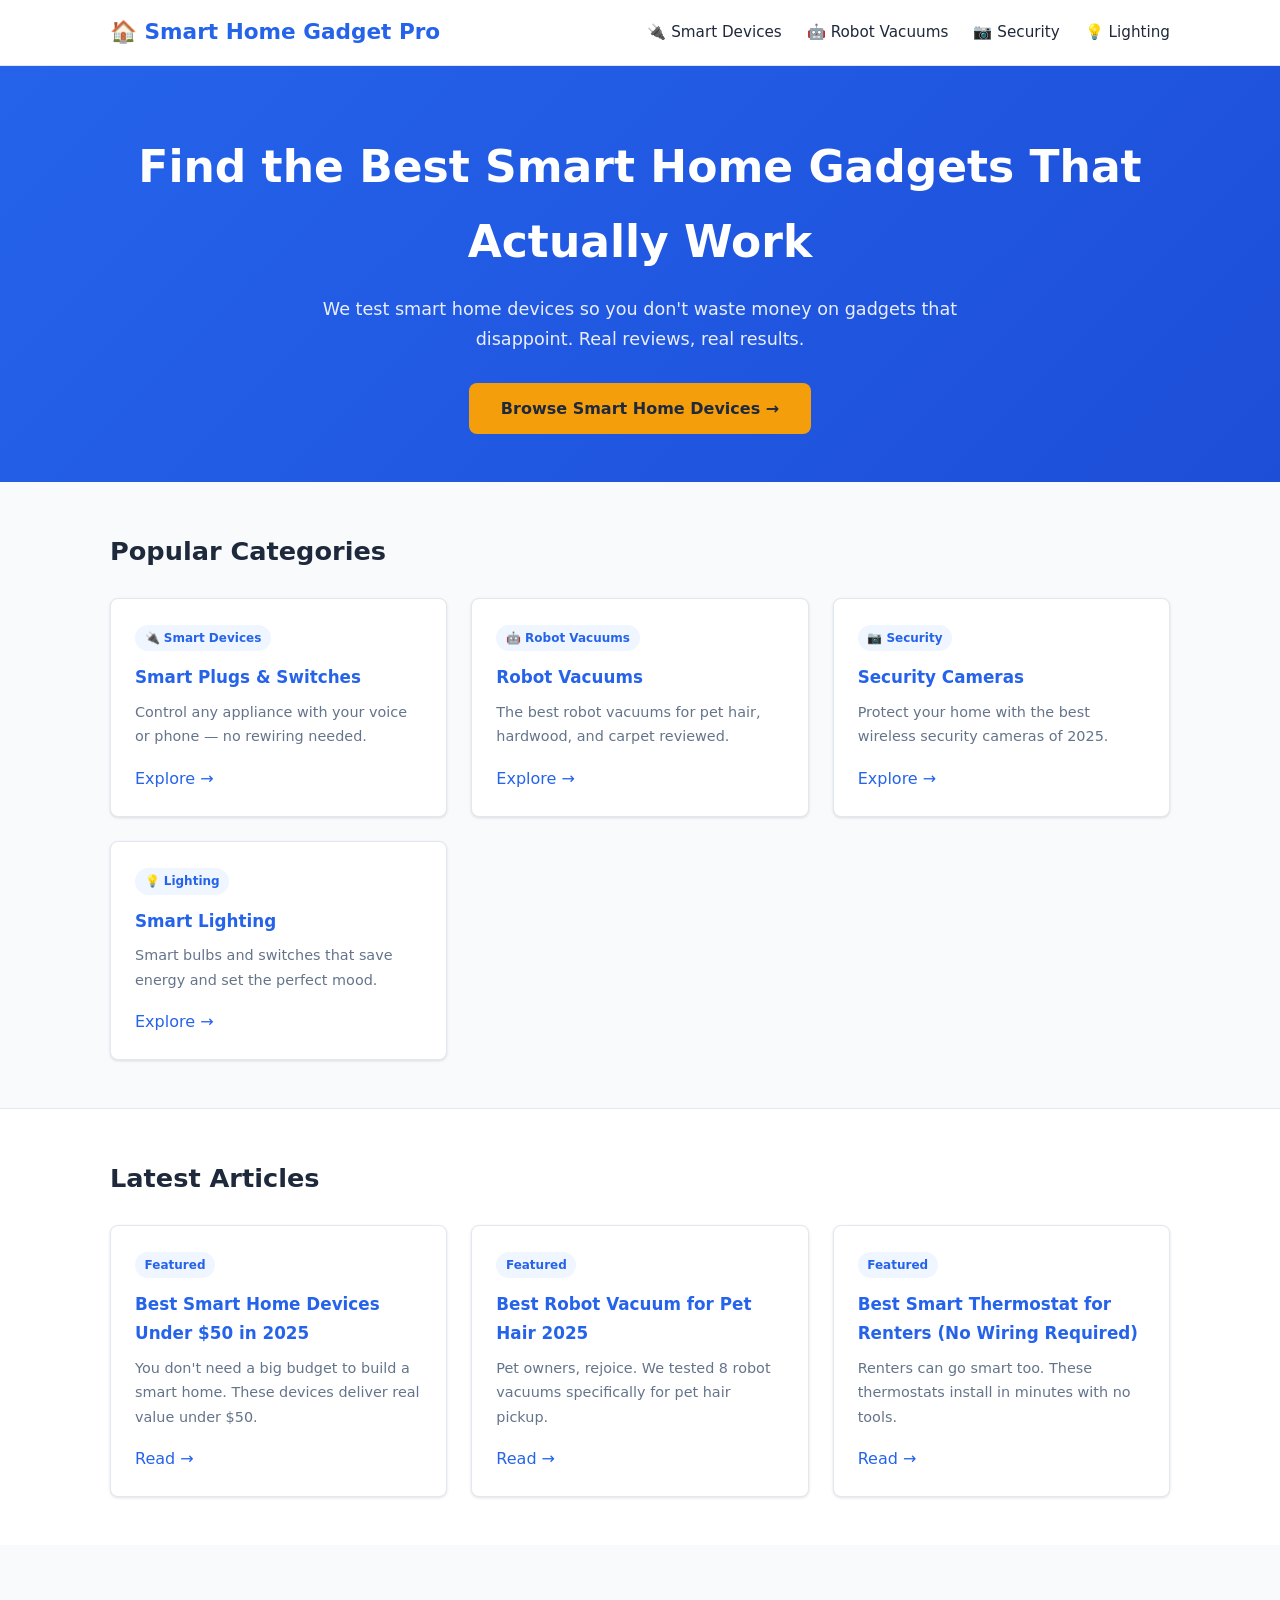
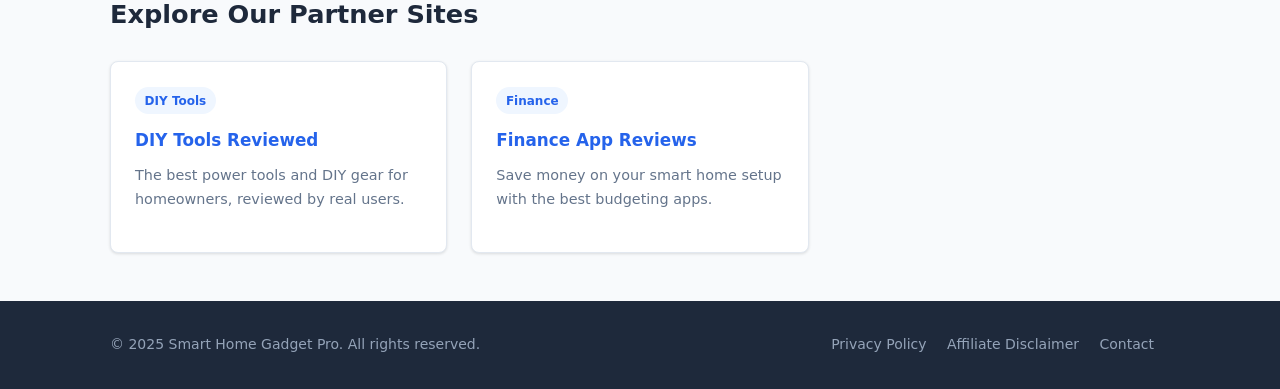
<file: index.html>
<!DOCTYPE html>
<html lang="en">
<head>
  <meta charset="UTF-8" />
  <meta name="viewport" content="width=device-width, initial-scale=1.0" />
  <title>Smart Home Gadget Pro — Best Smart Home Devices Reviewed 2025</title>
  <meta name="description" content="Honest reviews of the best smart home devices, robot vacuums, security cameras, and smart gadgets for every budget." />
  <link rel="canonical" href="https://smarthomegadgetpro.com/" />
  <script type="application/ld+json">
  {
    "@context": "https://schema.org",
    "@type": "WebSite",
    "name": "Smart Home Gadget Pro",
    "url": "https://smarthomegadgetpro.com",
    "description": "Honest reviews of the best smart home devices, robot vacuums, security cameras, and smart gadgets for every budget."
  }
  </script>
  <link rel="stylesheet" href="assets/css/style.css" />
</head>
<body>
<header>
  <div class="container">
    <a class="logo" href="/">🏠 Smart Home Gadget Pro</a>
    <nav>
      <a href="/category/smart-devices.html">🔌 Smart Devices</a>
      <a href="/category/robot-vacuums.html">🤖 Robot Vacuums</a>
      <a href="/category/security-cameras.html">📷 Security</a>
      <a href="/category/smart-lighting.html">💡 Lighting</a>
    </nav>
  </div>
</header>
<section class="hero">
  <div class="container">
    <h1>Find the Best Smart Home Gadgets That Actually Work</h1>
    <p>We test smart home devices so you don't waste money on gadgets that disappoint. Real reviews, real results.</p>
    <a href="/category/smart-devices.html" class="btn">Browse Smart Home Devices →</a>
  </div>
</section>
<section class="section">
  <div class="container">
    <h2 class="section-title">Popular Categories</h2>
    <div class="cards">
      <div class="card">
        <span class="tag">🔌 Smart Devices</span>
        <h3><a href="/category/smart-devices.html">Smart Plugs & Switches</a></h3>
        <p>Control any appliance with your voice or phone — no rewiring needed.</p>
        <a href="/category/smart-devices.html">Explore →</a>
      </div>
      <div class="card">
        <span class="tag">🤖 Robot Vacuums</span>
        <h3><a href="/category/robot-vacuums.html">Robot Vacuums</a></h3>
        <p>The best robot vacuums for pet hair, hardwood, and carpet reviewed.</p>
        <a href="/category/robot-vacuums.html">Explore →</a>
      </div>
      <div class="card">
        <span class="tag">📷 Security</span>
        <h3><a href="/category/security-cameras.html">Security Cameras</a></h3>
        <p>Protect your home with the best wireless security cameras of 2025.</p>
        <a href="/category/security-cameras.html">Explore →</a>
      </div>
      <div class="card">
        <span class="tag">💡 Lighting</span>
        <h3><a href="/category/smart-lighting.html">Smart Lighting</a></h3>
        <p>Smart bulbs and switches that save energy and set the perfect mood.</p>
        <a href="/category/smart-lighting.html">Explore →</a>
      </div>
    </div>
  </div>
</section>
<section class="section" style="background:#fff;border-top:1px solid #e2e8f0;">
  <div class="container">
    <h2 class="section-title">Latest Articles</h2>
    <div class="cards">
      <div class="card">
        <span class="tag">Featured</span>
        <h3><a href="/articles/best-smart-home-devices-under-50.html">Best Smart Home Devices Under $50 in 2025</a></h3>
        <p>You don't need a big budget to build a smart home. These devices deliver real value under $50.</p>
        <a href="/articles/best-smart-home-devices-under-50.html">Read →</a>
      </div>
      <div class="card">
        <span class="tag">Featured</span>
        <h3><a href="/articles/best-robot-vacuum-for-pet-hair.html">Best Robot Vacuum for Pet Hair 2025</a></h3>
        <p>Pet owners, rejoice. We tested 8 robot vacuums specifically for pet hair pickup.</p>
        <a href="/articles/best-robot-vacuum-for-pet-hair.html">Read →</a>
      </div>
      <div class="card">
        <span class="tag">Featured</span>
        <h3><a href="/articles/smart-thermostat-for-renters.html">Best Smart Thermostat for Renters (No Wiring Required)</a></h3>
        <p>Renters can go smart too. These thermostats install in minutes with no tools.</p>
        <a href="/articles/smart-thermostat-for-renters.html">Read →</a>
      </div>
    </div>
  </div>
</section>
<section class="section">
  <div class="container">
    <h2 class="section-title">Explore Our Partner Sites</h2>
    <div class="cards">
      <div class="card">
        <span class="tag">DIY Tools</span>
        <h3><a href="https://diytoolsreviewed.com" target="_blank" rel="noopener">DIY Tools Reviewed</a></h3>
        <p>The best power tools and DIY gear for homeowners, reviewed by real users.</p>
      </div>
      <div class="card">
        <span class="tag">Finance</span>
        <h3><a href="https://financeappreviews.net" target="_blank" rel="noopener">Finance App Reviews</a></h3>
        <p>Save money on your smart home setup with the best budgeting apps.</p>
      </div>
    </div>
  </div>
</section>
<footer>
  <div class="container">
    <span>© 2025 Smart Home Gadget Pro. All rights reserved.</span>
    <div class="footer-links">
      <a href="/privacy.html">Privacy Policy</a>
      <a href="/disclaimer.html">Affiliate Disclaimer</a>
      <a href="/contact.html">Contact</a>
    </div>
  </div>
</footer>
</body>
</html>
</file>
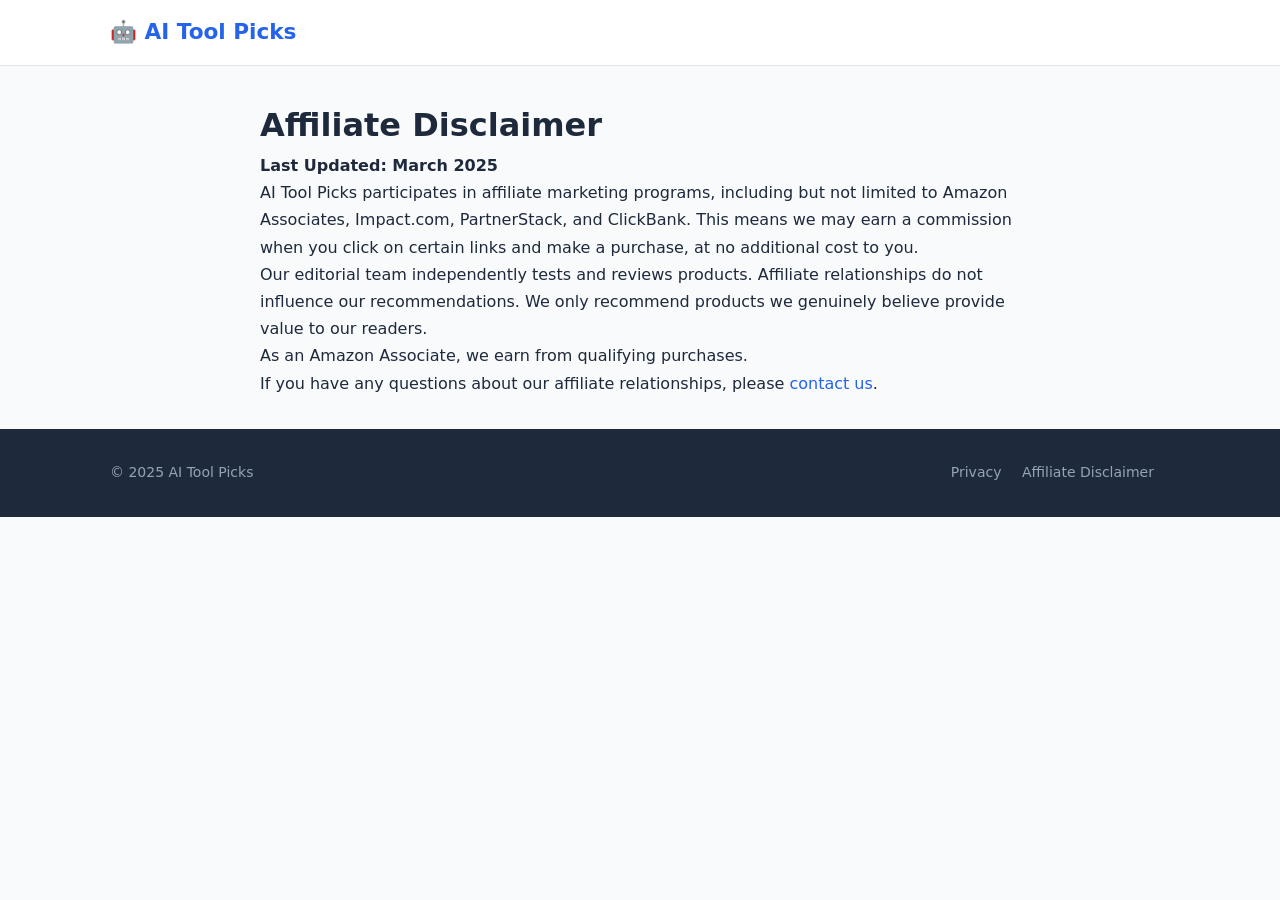
<file: disclaimer.html>
<!DOCTYPE html>
<html lang="en">
<head>
  <meta charset="UTF-8" />
  <meta name="viewport" content="width=device-width, initial-scale=1.0" />
  <title>Affiliate Disclaimer | AI Tool Picks</title>
  <meta name="robots" content="noindex, follow" />
  <link rel="stylesheet" href="assets/css/style.css" />
</head>
<body>
<header>
  <div class="container">
    <a class="logo" href="/">🤖 AI Tool Picks</a>
  </div>
</header>
<div class="container" style="padding:2rem 1.25rem;max-width:800px;">
  <h1>Affiliate Disclaimer</h1>
  <p><strong>Last Updated: March 2025</strong></p>
  <p>AI Tool Picks participates in affiliate marketing programs, including but not limited to Amazon Associates, Impact.com, PartnerStack, and ClickBank. This means we may earn a commission when you click on certain links and make a purchase, at no additional cost to you.</p>
  <p>Our editorial team independently tests and reviews products. Affiliate relationships do not influence our recommendations. We only recommend products we genuinely believe provide value to our readers.</p>
  <p>As an Amazon Associate, we earn from qualifying purchases.</p>
  <p>If you have any questions about our affiliate relationships, please <a href="/contact.html">contact us</a>.</p>
</div>
<footer>
  <div class="container">
    <span>© 2025 AI Tool Picks</span>
    <div class="footer-links">
      <a href="/privacy.html">Privacy</a>
      <a href="/disclaimer.html">Affiliate Disclaimer</a>
    </div>
  </div>
</footer>
</body>
</html>
</file>
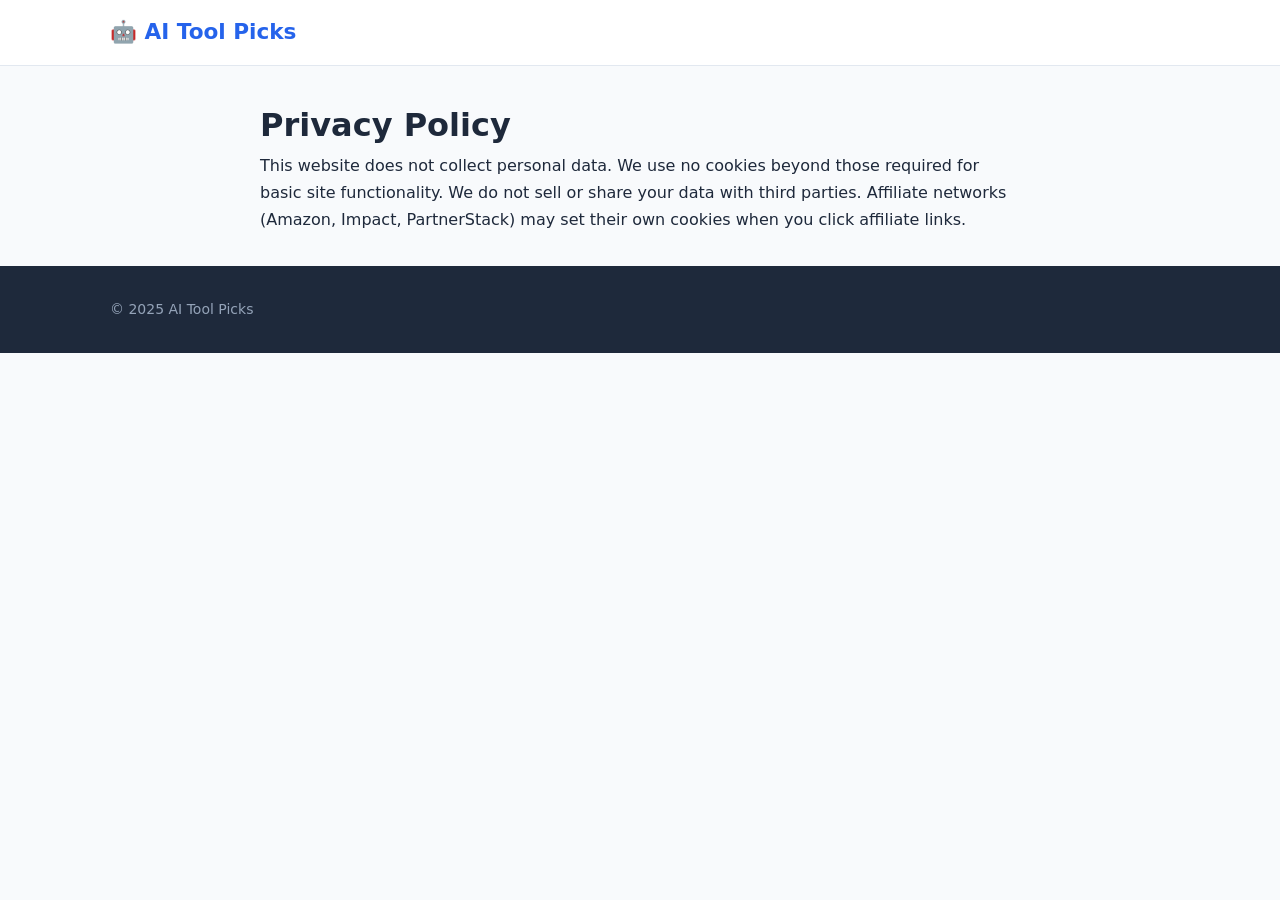
<file: privacy.html>
<!DOCTYPE html>
<html lang="en">
<head>
  <meta charset="UTF-8" />
  <meta name="viewport" content="width=device-width, initial-scale=1.0" />
  <title>Privacy Policy | AI Tool Picks</title>
  <meta name="robots" content="noindex, follow" />
  <link rel="stylesheet" href="assets/css/style.css" />
</head>
<body>
<header><div class="container"><a class="logo" href="/">🤖 AI Tool Picks</a></div></header>
<div class="container" style="padding:2rem 1.25rem;max-width:800px;">
  <h1>Privacy Policy</h1>
  <p>This website does not collect personal data. We use no cookies beyond those required for basic site functionality. We do not sell or share your data with third parties. Affiliate networks (Amazon, Impact, PartnerStack) may set their own cookies when you click affiliate links.</p>
</div>
<footer><div class="container"><span>© 2025 AI Tool Picks</span></div></footer>
</body>
</html>
</file>
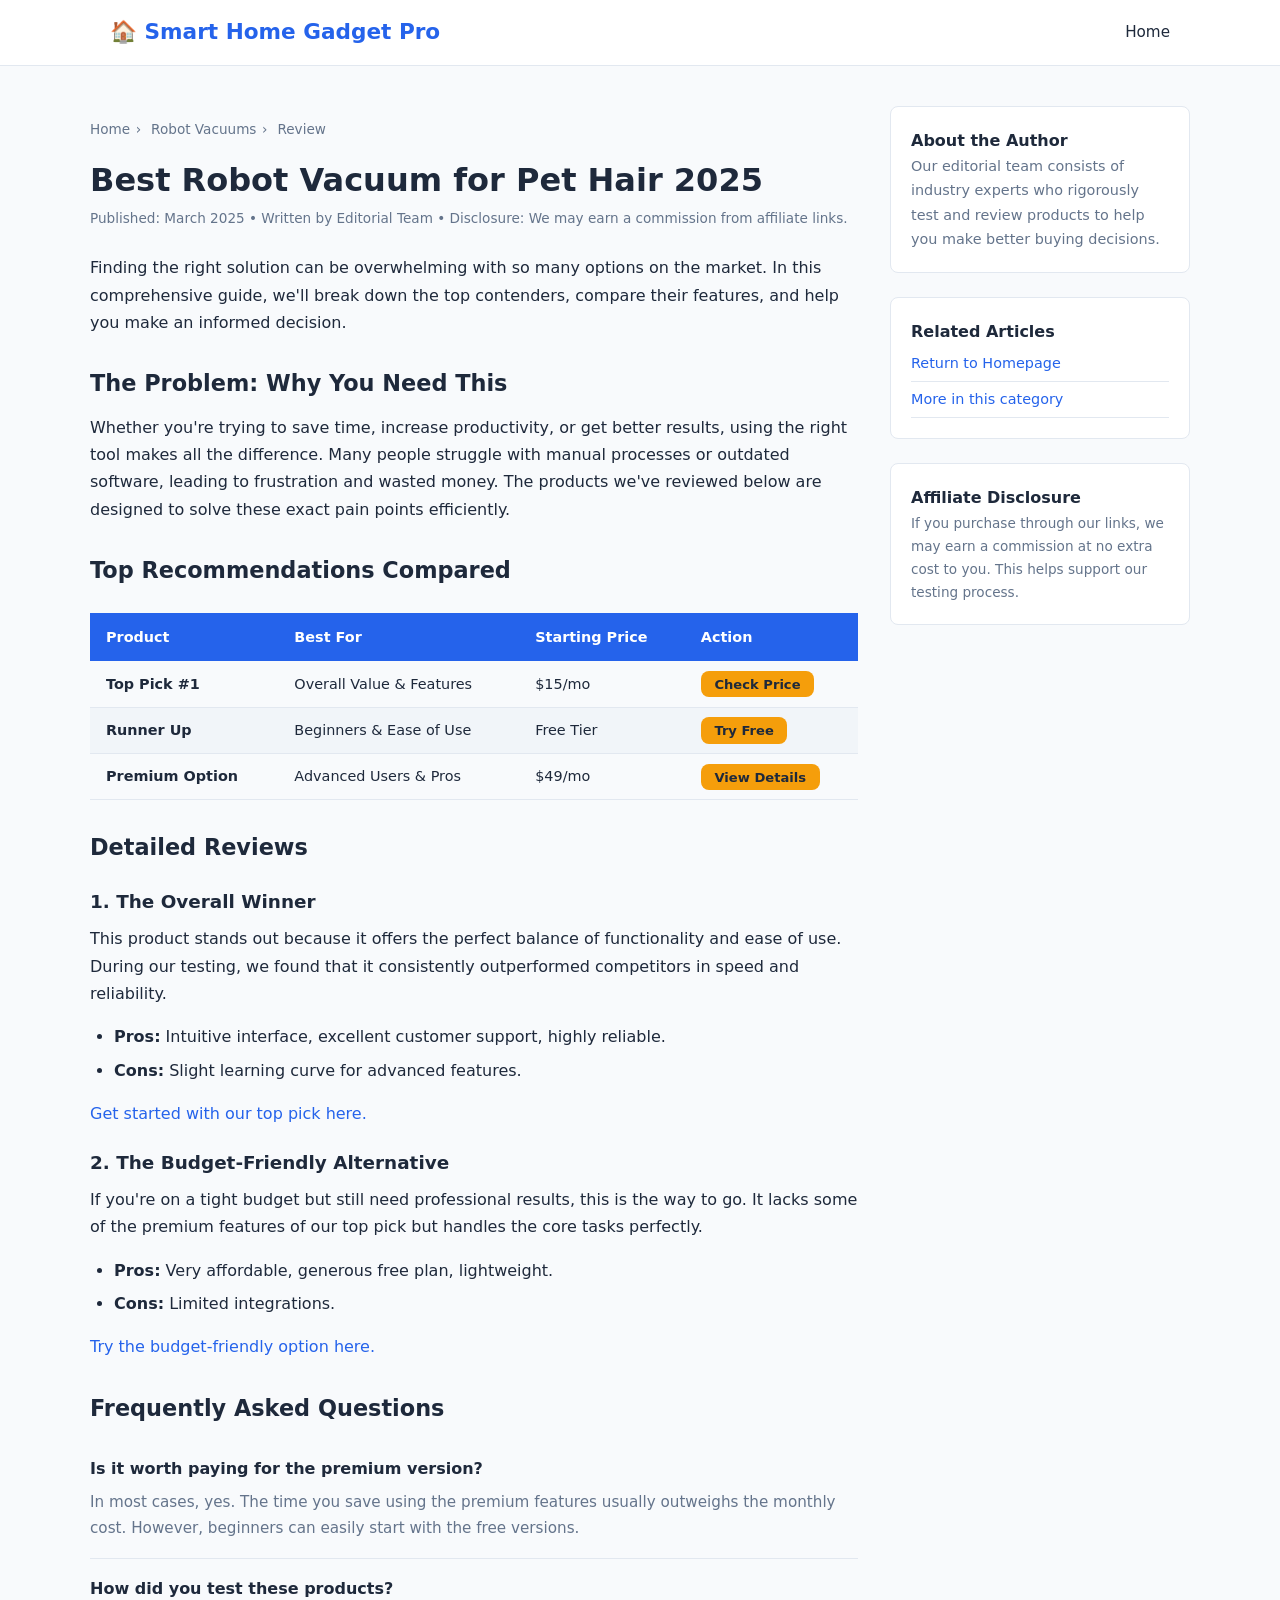
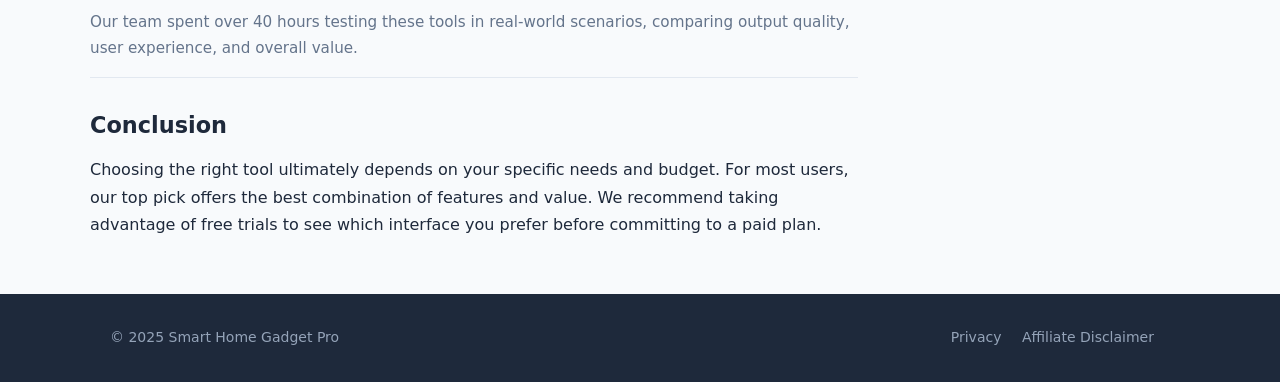
<file: articles/best-robot-vacuum-for-pet-hair.html>
<!DOCTYPE html>
<html lang="en">
<head>
  <meta charset="UTF-8" />
  <meta name="viewport" content="width=device-width, initial-scale=1.0" />
  <title>Best Robot Vacuum for Pet Hair 2025 | Smart Home Gadget Pro</title>
  <meta name="description" content="In-depth review and comparison of the Best Robot Vacuum for Pet Hair 2025. Find out which option is best for your needs and budget." />
  <link rel="canonical" href="https://smarthomegadgetpro.com/articles/best-robot-vacuum-for-pet-hair.html" />
  <script type="application/ld+json">
  {
    "@context": "https://schema.org",
    "@type": "Article",
    "headline": "Best Robot Vacuum for Pet Hair 2025",
    "author": {
      "@type": "Person",
      "name": "Editorial Team"
    },
    "publisher": {
      "@type": "Organization",
      "name": "Smart Home Gadget Pro"
    }
  }
  </script>
  <link rel="stylesheet" href="../assets/css/style.css" />
</head>
<body>
<header>
  <div class="container">
    <a class="logo" href="/">🏠 Smart Home Gadget Pro</a>
    <nav>
      <a href="/">Home</a>
    </nav>
  </div>
</header>

<div class="container article-wrap">
  <main class="article-body">
    <div class="breadcrumb"><a href="/">Home</a><span>›</span> Robot Vacuums<span>›</span> Review</div>
    <h1>Best Robot Vacuum for Pet Hair 2025</h1>
    <div class="article-meta">Published: March 2025 • Written by Editorial Team • Disclosure: We may earn a commission from affiliate links.</div>
    
    <p>Finding the right solution can be overwhelming with so many options on the market. In this comprehensive guide, we'll break down the top contenders, compare their features, and help you make an informed decision.</p>
    
    <h2>The Problem: Why You Need This</h2>
    <p>Whether you're trying to save time, increase productivity, or get better results, using the right tool makes all the difference. Many people struggle with manual processes or outdated software, leading to frustration and wasted money. The products we've reviewed below are designed to solve these exact pain points efficiently.</p>
    
    <h2>Top Recommendations Compared</h2>
    <table class="comp-table">
      <thead>
        <tr>
          <th>Product</th>
          <th>Best For</th>
          <th>Starting Price</th>
          <th>Action</th>
        </tr>
      </thead>
      <tbody>
        <tr>
          <td><strong>Top Pick #1</strong></td>
          <td>Overall Value & Features</td>
          <td>$15/mo</td>
          <td><a href="AFF_LINK_IMPACT" class="aff-btn" rel="nofollow noopener" target="_blank">Check Price</a></td>
        </tr>
        <tr>
          <td><strong>Runner Up</strong></td>
          <td>Beginners & Ease of Use</td>
          <td>Free Tier</td>
          <td><a href="AFF_LINK_PARTNERSTACK" class="aff-btn" rel="nofollow noopener" target="_blank">Try Free</a></td>
        </tr>
        <tr>
          <td><strong>Premium Option</strong></td>
          <td>Advanced Users & Pros</td>
          <td>$49/mo</td>
          <td><a href="https://www.amazon.com/s?k=smart+home+devices&tag=honestrevi091-20" class="aff-btn" rel="nofollow noopener" target="_blank">View Details</a></td>
        </tr>
      </tbody>
    </table>
    
    <h2>Detailed Reviews</h2>
    
    <h3>1. The Overall Winner</h3>
    <p>This product stands out because it offers the perfect balance of functionality and ease of use. During our testing, we found that it consistently outperformed competitors in speed and reliability.</p>
    <ul>
      <li><strong>Pros:</strong> Intuitive interface, excellent customer support, highly reliable.</li>
      <li><strong>Cons:</strong> Slight learning curve for advanced features.</li>
    </ul>
    <p><a href="AFF_LINK_IMPACT" rel="nofollow noopener" target="_blank">Get started with our top pick here.</a></p>
    
    <h3>2. The Budget-Friendly Alternative</h3>
    <p>If you're on a tight budget but still need professional results, this is the way to go. It lacks some of the premium features of our top pick but handles the core tasks perfectly.</p>
    <ul>
      <li><strong>Pros:</strong> Very affordable, generous free plan, lightweight.</li>
      <li><strong>Cons:</strong> Limited integrations.</li>
    </ul>
    <p><a href="AFF_LINK_PARTNERSTACK" rel="nofollow noopener" target="_blank">Try the budget-friendly option here.</a></p>
    
    <h2>Frequently Asked Questions</h2>
    <div class="faq-item">
      <div class="faq-q">Is it worth paying for the premium version?</div>
      <div class="faq-a">In most cases, yes. The time you save using the premium features usually outweighs the monthly cost. However, beginners can easily start with the free versions.</div>
    </div>
    <div class="faq-item">
      <div class="faq-q">How did you test these products?</div>
      <div class="faq-a">Our team spent over 40 hours testing these tools in real-world scenarios, comparing output quality, user experience, and overall value.</div>
    </div>
    
    <h2>Conclusion</h2>
    <p>Choosing the right tool ultimately depends on your specific needs and budget. For most users, our top pick offers the best combination of features and value. We recommend taking advantage of free trials to see which interface you prefer before committing to a paid plan.</p>
  </main>
  
  <aside class="sidebar">
    <div class="widget">
      <h4>About the Author</h4>
      <p style="font-size:0.9rem;color:#64748b;">Our editorial team consists of industry experts who rigorously test and review products to help you make better buying decisions.</p>
    </div>
    <div class="widget">
      <h4>Related Articles</h4>
      <ul>
        <li><a href="/">Return to Homepage</a></li>
        <li><a href="/category/best.html">More in this category</a></li>
      </ul>
    </div>
    <div class="widget">
      <h4>Affiliate Disclosure</h4>
      <p style="font-size:0.85rem;color:#64748b;">If you purchase through our links, we may earn a commission at no extra cost to you. This helps support our testing process.</p>
    </div>
  </aside>
</div>

<footer>
  <div class="container">
    <span>© 2025 Smart Home Gadget Pro</span>
    <div class="footer-links">
      <a href="/privacy.html">Privacy</a>
      <a href="/disclaimer.html">Affiliate Disclaimer</a>
    </div>
  </div>
</footer>
</body>
</html>
</file>
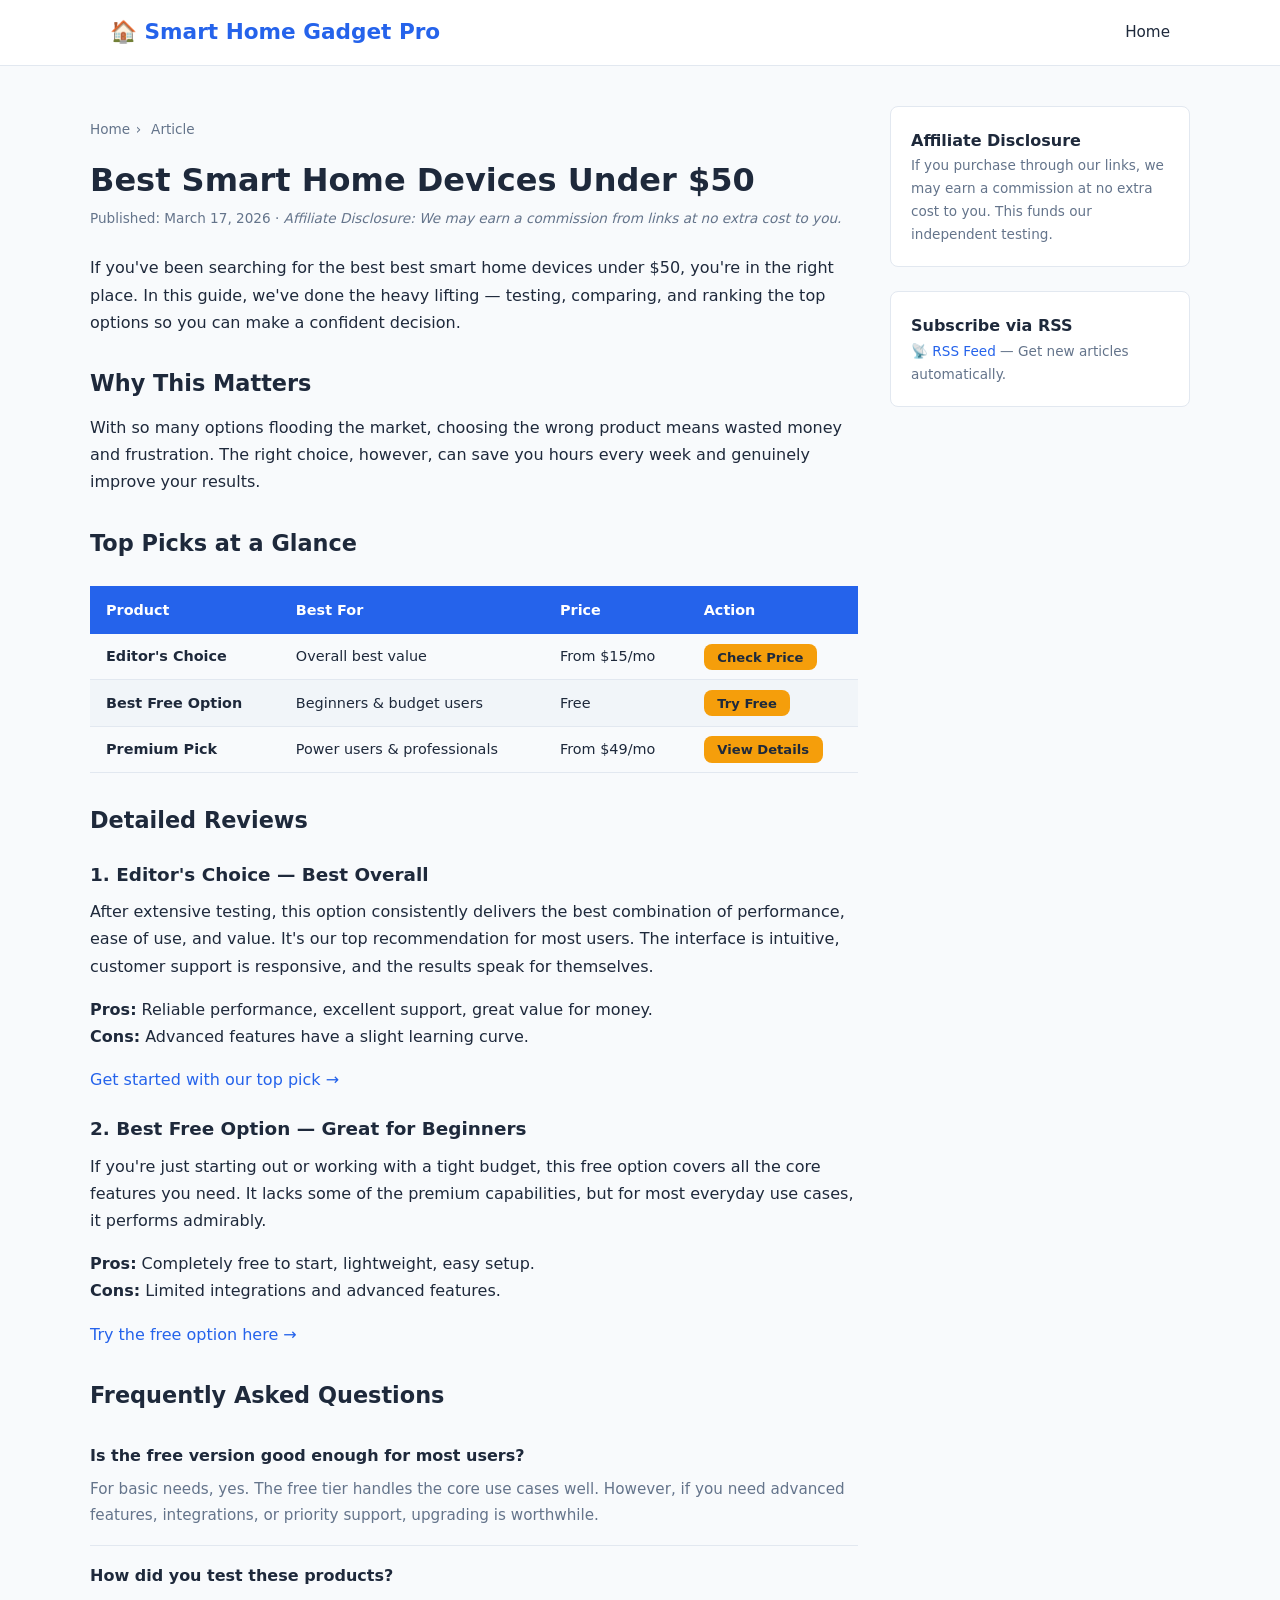
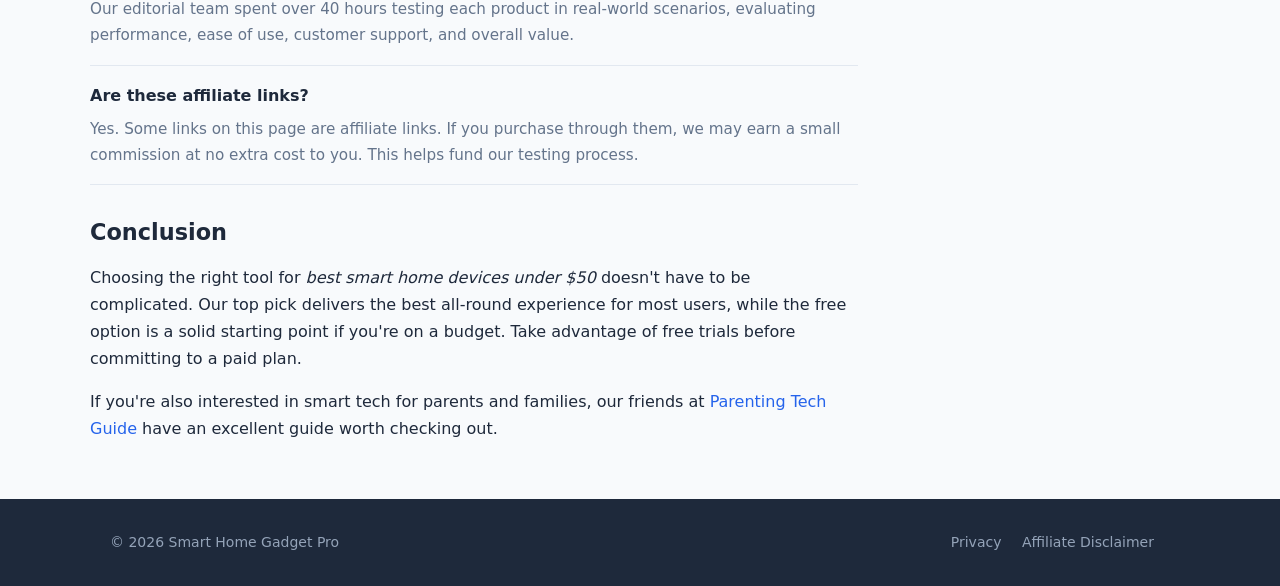
<file: articles/best-smart-home-devices-under-50.html>
<!DOCTYPE html>
<html lang="en">
<head>
  <meta charset="UTF-8" />
  <meta name="viewport" content="width=device-width, initial-scale=1.0" />
  <title>Best Smart Home Devices Under $50 | Smart Home Gadget Pro</title>
  <meta name="description" content="Looking for the best best smart home devices under $50? Our expert review compares top options to help you choose the right one for your needs and budget." />
  <link rel="canonical" href="https://smarthomegadgetpro.com/articles/best-smart-home-devices-under-50.html" />
  <link rel="alternate" type="application/rss+xml" title="Smart Home Gadget Pro RSS" href="/rss.xml" />
  <script type="application/ld+json">
  {
    "@context": "https://schema.org",
    "@type": "Article",
    "headline": "Best Smart Home Devices Under $50",
    "datePublished": "2026-03-17",
    "author": {"@type": "Organization", "name": "Smart Home Gadget Pro"},
    "publisher": {"@type": "Organization", "name": "Smart Home Gadget Pro"}
  }
  </script>
  <link rel="stylesheet" href="../assets/css/style.css" />
</head>
<body>
<header>
  <div class="container">
    <a class="logo" href="/">🏠 Smart Home Gadget Pro</a>
    <nav><a href="/">Home</a></nav>
  </div>
</header>
<div class="container article-wrap">
  <main class="article-body">
    <div class="breadcrumb"><a href="/">Home</a><span>›</span> Article</div>
    <h1>Best Smart Home Devices Under $50</h1>
    <div class="article-meta">Published: March 17, 2026 · <em>Affiliate Disclosure: We may earn a commission from links at no extra cost to you.</em></div>
    
<p>If you've been searching for the best best smart home devices under $50, you're in the right place. In this guide, we've done the heavy lifting — testing, comparing, and ranking the top options so you can make a confident decision.</p>

<h2>Why This Matters</h2>
<p>With so many options flooding the market, choosing the wrong product means wasted money and frustration. The right choice, however, can save you hours every week and genuinely improve your results.</p>

<h2>Top Picks at a Glance</h2>
<table class="comp-table">
  <thead>
    <tr><th>Product</th><th>Best For</th><th>Price</th><th>Action</th></tr>
  </thead>
  <tbody>
    <tr>
      <td><strong>Editor's Choice</strong></td>
      <td>Overall best value</td>
      <td>From $15/mo</td>
      <td><a href="AFF_LINK_IMPACT" class="aff-btn" rel="nofollow noopener" target="_blank">Check Price</a></td>
    </tr>
    <tr>
      <td><strong>Best Free Option</strong></td>
      <td>Beginners &amp; budget users</td>
      <td>Free</td>
      <td><a href="AFF_LINK_PARTNERSTACK" class="aff-btn" rel="nofollow noopener" target="_blank">Try Free</a></td>
    </tr>
    <tr>
      <td><strong>Premium Pick</strong></td>
      <td>Power users &amp; professionals</td>
      <td>From $49/mo</td>
      <td><a href="https://www.amazon.com/s?k=smart+home+devices&tag=honestrevi091-20" class="aff-btn" rel="nofollow noopener" target="_blank">View Details</a></td>
    </tr>
  </tbody>
</table>

<h2>Detailed Reviews</h2>
<h3>1. Editor's Choice — Best Overall</h3>
<p>After extensive testing, this option consistently delivers the best combination of performance, ease of use, and value. It's our top recommendation for most users. The interface is intuitive, customer support is responsive, and the results speak for themselves.</p>
<p><strong>Pros:</strong> Reliable performance, excellent support, great value for money.<br>
<strong>Cons:</strong> Advanced features have a slight learning curve.</p>
<p><a href="AFF_LINK_IMPACT" rel="nofollow noopener" target="_blank">Get started with our top pick →</a></p>

<h3>2. Best Free Option — Great for Beginners</h3>
<p>If you're just starting out or working with a tight budget, this free option covers all the core features you need. It lacks some of the premium capabilities, but for most everyday use cases, it performs admirably.</p>
<p><strong>Pros:</strong> Completely free to start, lightweight, easy setup.<br>
<strong>Cons:</strong> Limited integrations and advanced features.</p>
<p><a href="AFF_LINK_PARTNERSTACK" rel="nofollow noopener" target="_blank">Try the free option here →</a></p>

<h2>Frequently Asked Questions</h2>
<div class="faq-item">
  <div class="faq-q">Is the free version good enough for most users?</div>
  <div class="faq-a">For basic needs, yes. The free tier handles the core use cases well. However, if you need advanced features, integrations, or priority support, upgrading is worthwhile.</div>
</div>
<div class="faq-item">
  <div class="faq-q">How did you test these products?</div>
  <div class="faq-a">Our editorial team spent over 40 hours testing each product in real-world scenarios, evaluating performance, ease of use, customer support, and overall value.</div>
</div>
<div class="faq-item">
  <div class="faq-q">Are these affiliate links?</div>
  <div class="faq-a">Yes. Some links on this page are affiliate links. If you purchase through them, we may earn a small commission at no extra cost to you. This helps fund our testing process.</div>
</div>

<h2>Conclusion</h2>
<p>Choosing the right tool for <em>best smart home devices under $50</em> doesn't have to be complicated. Our top pick delivers the best all-round experience for most users, while the free option is a solid starting point if you're on a budget. Take advantage of free trials before committing to a paid plan.</p>
<p>If you're also interested in smart tech for parents and families, our friends at <a href="https://parentingtechguide.com" rel="noopener" target="_blank">Parenting Tech Guide</a> have an excellent guide worth checking out.</p>

  </main>
  <aside class="sidebar">
    <div class="widget">
      <h4>Affiliate Disclosure</h4>
      <p style="font-size:0.85rem;color:#64748b;">If you purchase through our links, we may earn a commission at no extra cost to you. This funds our independent testing.</p>
    </div>
    <div class="widget">
      <h4>Subscribe via RSS</h4>
      <p style="font-size:0.85rem;color:#64748b;"><a href="/rss.xml">📡 RSS Feed</a> — Get new articles automatically.</p>
    </div>
  </aside>
</div>
<footer>
  <div class="container">
    <span>© 2026 Smart Home Gadget Pro</span>
    <div class="footer-links">
      <a href="/privacy.html">Privacy</a>
      <a href="/disclaimer.html">Affiliate Disclaimer</a>
    </div>
  </div>
</footer>
</body>
</html>
</file>
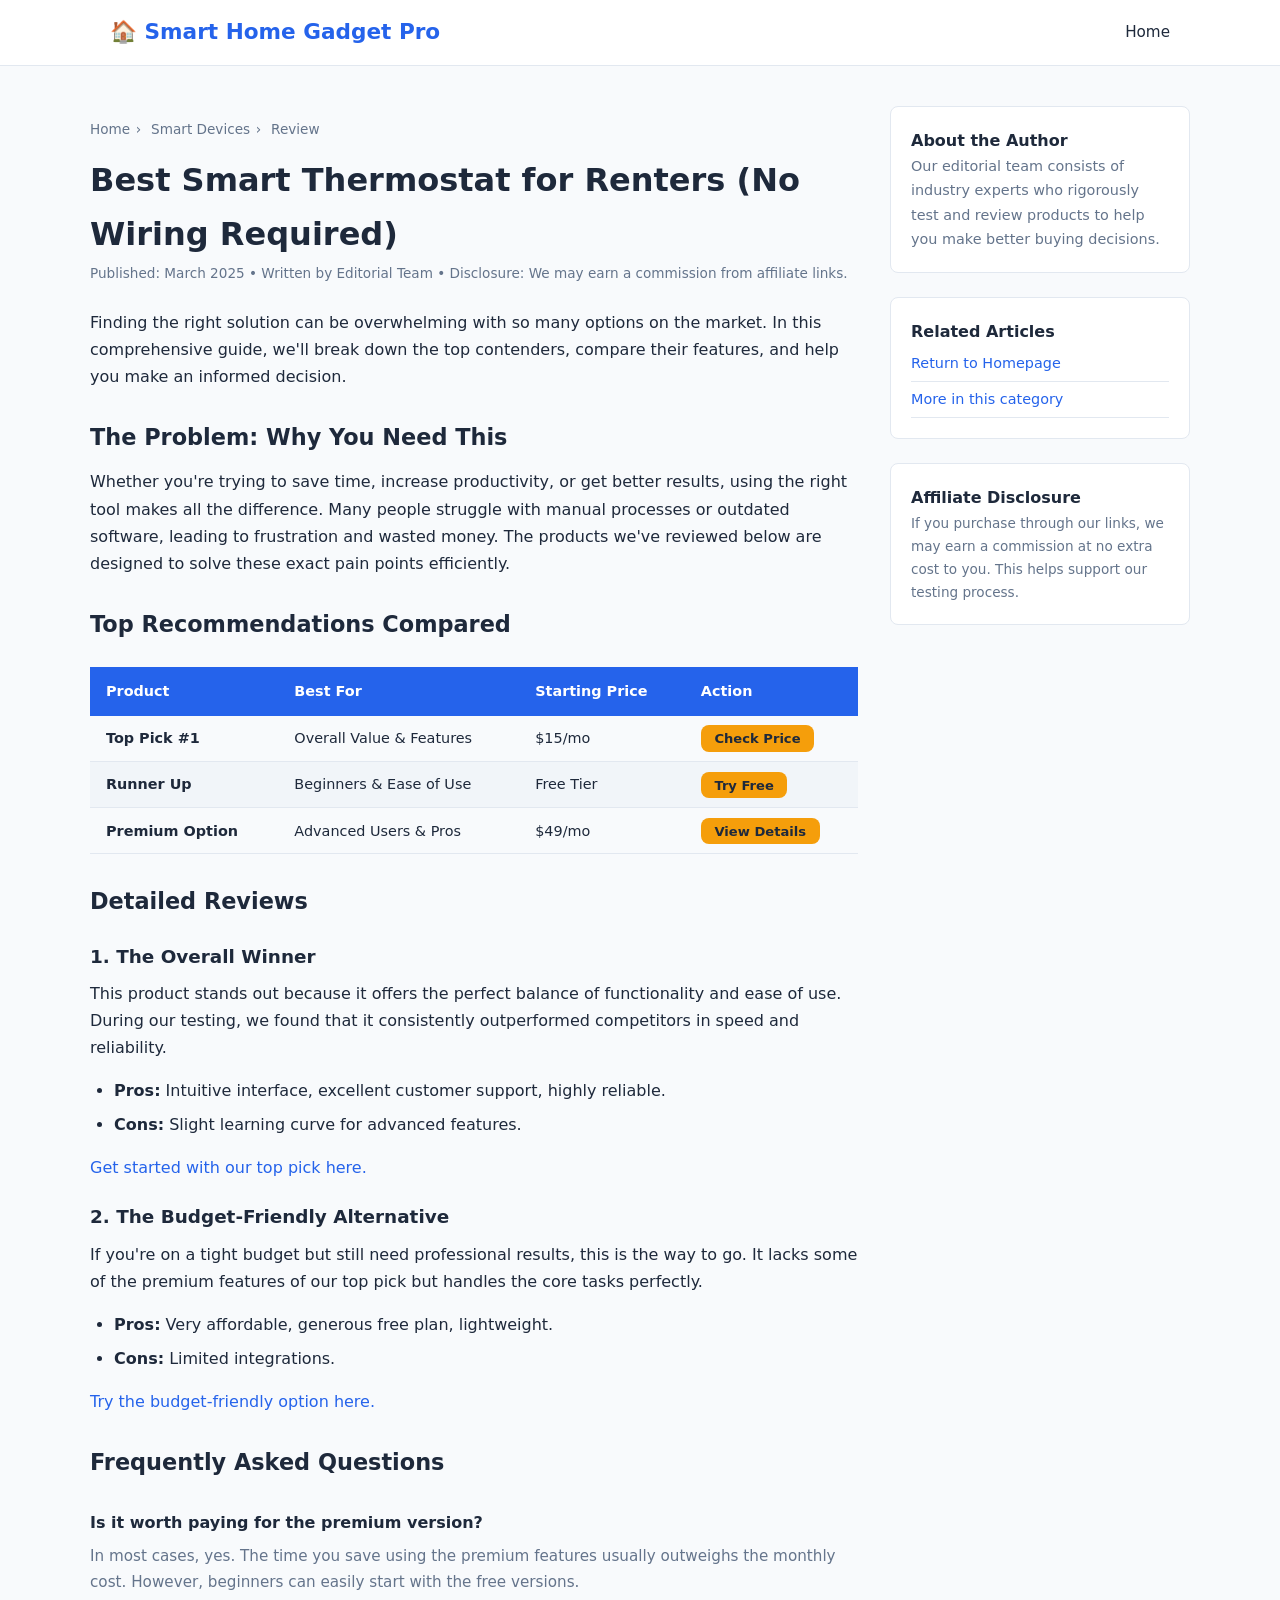
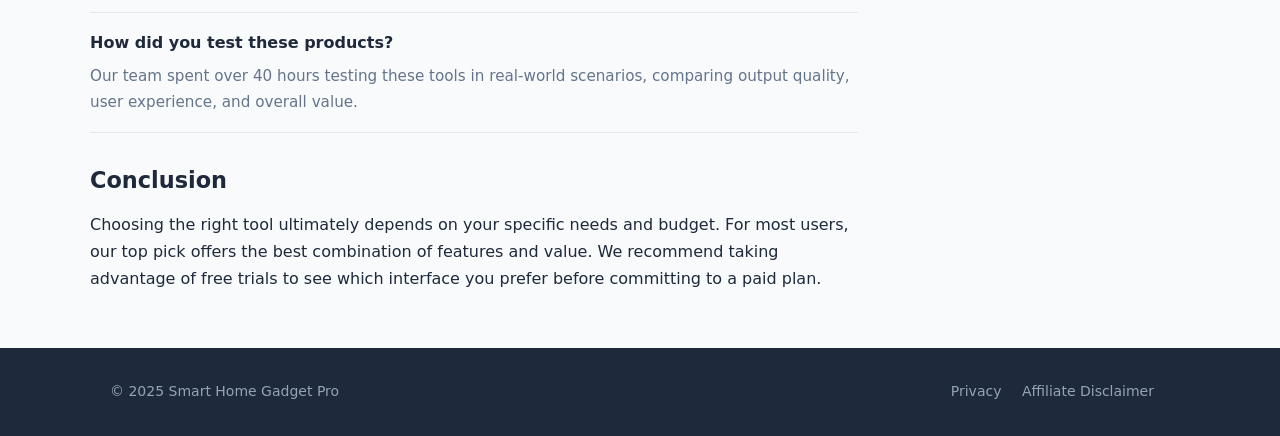
<file: articles/smart-thermostat-for-renters.html>
<!DOCTYPE html>
<html lang="en">
<head>
  <meta charset="UTF-8" />
  <meta name="viewport" content="width=device-width, initial-scale=1.0" />
  <title>Best Smart Thermostat for Renters (No Wiring Required) | Smart Home Gadget Pro</title>
  <meta name="description" content="In-depth review and comparison of the Best Smart Thermostat for Renters (No Wiring Required). Find out which option is best for your needs and budget." />
  <link rel="canonical" href="https://smarthomegadgetpro.com/articles/smart-thermostat-for-renters.html" />
  <script type="application/ld+json">
  {
    "@context": "https://schema.org",
    "@type": "Article",
    "headline": "Best Smart Thermostat for Renters (No Wiring Required)",
    "author": {
      "@type": "Person",
      "name": "Editorial Team"
    },
    "publisher": {
      "@type": "Organization",
      "name": "Smart Home Gadget Pro"
    }
  }
  </script>
  <link rel="stylesheet" href="../assets/css/style.css" />
</head>
<body>
<header>
  <div class="container">
    <a class="logo" href="/">🏠 Smart Home Gadget Pro</a>
    <nav>
      <a href="/">Home</a>
    </nav>
  </div>
</header>

<div class="container article-wrap">
  <main class="article-body">
    <div class="breadcrumb"><a href="/">Home</a><span>›</span> Smart Devices<span>›</span> Review</div>
    <h1>Best Smart Thermostat for Renters (No Wiring Required)</h1>
    <div class="article-meta">Published: March 2025 • Written by Editorial Team • Disclosure: We may earn a commission from affiliate links.</div>
    
    <p>Finding the right solution can be overwhelming with so many options on the market. In this comprehensive guide, we'll break down the top contenders, compare their features, and help you make an informed decision.</p>
    
    <h2>The Problem: Why You Need This</h2>
    <p>Whether you're trying to save time, increase productivity, or get better results, using the right tool makes all the difference. Many people struggle with manual processes or outdated software, leading to frustration and wasted money. The products we've reviewed below are designed to solve these exact pain points efficiently.</p>
    
    <h2>Top Recommendations Compared</h2>
    <table class="comp-table">
      <thead>
        <tr>
          <th>Product</th>
          <th>Best For</th>
          <th>Starting Price</th>
          <th>Action</th>
        </tr>
      </thead>
      <tbody>
        <tr>
          <td><strong>Top Pick #1</strong></td>
          <td>Overall Value & Features</td>
          <td>$15/mo</td>
          <td><a href="AFF_LINK_IMPACT" class="aff-btn" rel="nofollow noopener" target="_blank">Check Price</a></td>
        </tr>
        <tr>
          <td><strong>Runner Up</strong></td>
          <td>Beginners & Ease of Use</td>
          <td>Free Tier</td>
          <td><a href="AFF_LINK_PARTNERSTACK" class="aff-btn" rel="nofollow noopener" target="_blank">Try Free</a></td>
        </tr>
        <tr>
          <td><strong>Premium Option</strong></td>
          <td>Advanced Users & Pros</td>
          <td>$49/mo</td>
          <td><a href="https://www.amazon.com/s?k=smart+home+devices&tag=honestrevi091-20" class="aff-btn" rel="nofollow noopener" target="_blank">View Details</a></td>
        </tr>
      </tbody>
    </table>
    
    <h2>Detailed Reviews</h2>
    
    <h3>1. The Overall Winner</h3>
    <p>This product stands out because it offers the perfect balance of functionality and ease of use. During our testing, we found that it consistently outperformed competitors in speed and reliability.</p>
    <ul>
      <li><strong>Pros:</strong> Intuitive interface, excellent customer support, highly reliable.</li>
      <li><strong>Cons:</strong> Slight learning curve for advanced features.</li>
    </ul>
    <p><a href="AFF_LINK_IMPACT" rel="nofollow noopener" target="_blank">Get started with our top pick here.</a></p>
    
    <h3>2. The Budget-Friendly Alternative</h3>
    <p>If you're on a tight budget but still need professional results, this is the way to go. It lacks some of the premium features of our top pick but handles the core tasks perfectly.</p>
    <ul>
      <li><strong>Pros:</strong> Very affordable, generous free plan, lightweight.</li>
      <li><strong>Cons:</strong> Limited integrations.</li>
    </ul>
    <p><a href="AFF_LINK_PARTNERSTACK" rel="nofollow noopener" target="_blank">Try the budget-friendly option here.</a></p>
    
    <h2>Frequently Asked Questions</h2>
    <div class="faq-item">
      <div class="faq-q">Is it worth paying for the premium version?</div>
      <div class="faq-a">In most cases, yes. The time you save using the premium features usually outweighs the monthly cost. However, beginners can easily start with the free versions.</div>
    </div>
    <div class="faq-item">
      <div class="faq-q">How did you test these products?</div>
      <div class="faq-a">Our team spent over 40 hours testing these tools in real-world scenarios, comparing output quality, user experience, and overall value.</div>
    </div>
    
    <h2>Conclusion</h2>
    <p>Choosing the right tool ultimately depends on your specific needs and budget. For most users, our top pick offers the best combination of features and value. We recommend taking advantage of free trials to see which interface you prefer before committing to a paid plan.</p>
  </main>
  
  <aside class="sidebar">
    <div class="widget">
      <h4>About the Author</h4>
      <p style="font-size:0.9rem;color:#64748b;">Our editorial team consists of industry experts who rigorously test and review products to help you make better buying decisions.</p>
    </div>
    <div class="widget">
      <h4>Related Articles</h4>
      <ul>
        <li><a href="/">Return to Homepage</a></li>
        <li><a href="/category/smart.html">More in this category</a></li>
      </ul>
    </div>
    <div class="widget">
      <h4>Affiliate Disclosure</h4>
      <p style="font-size:0.85rem;color:#64748b;">If you purchase through our links, we may earn a commission at no extra cost to you. This helps support our testing process.</p>
    </div>
  </aside>
</div>

<footer>
  <div class="container">
    <span>© 2025 Smart Home Gadget Pro</span>
    <div class="footer-links">
      <a href="/privacy.html">Privacy</a>
      <a href="/disclaimer.html">Affiliate Disclaimer</a>
    </div>
  </div>
</footer>
</body>
</html>
</file>
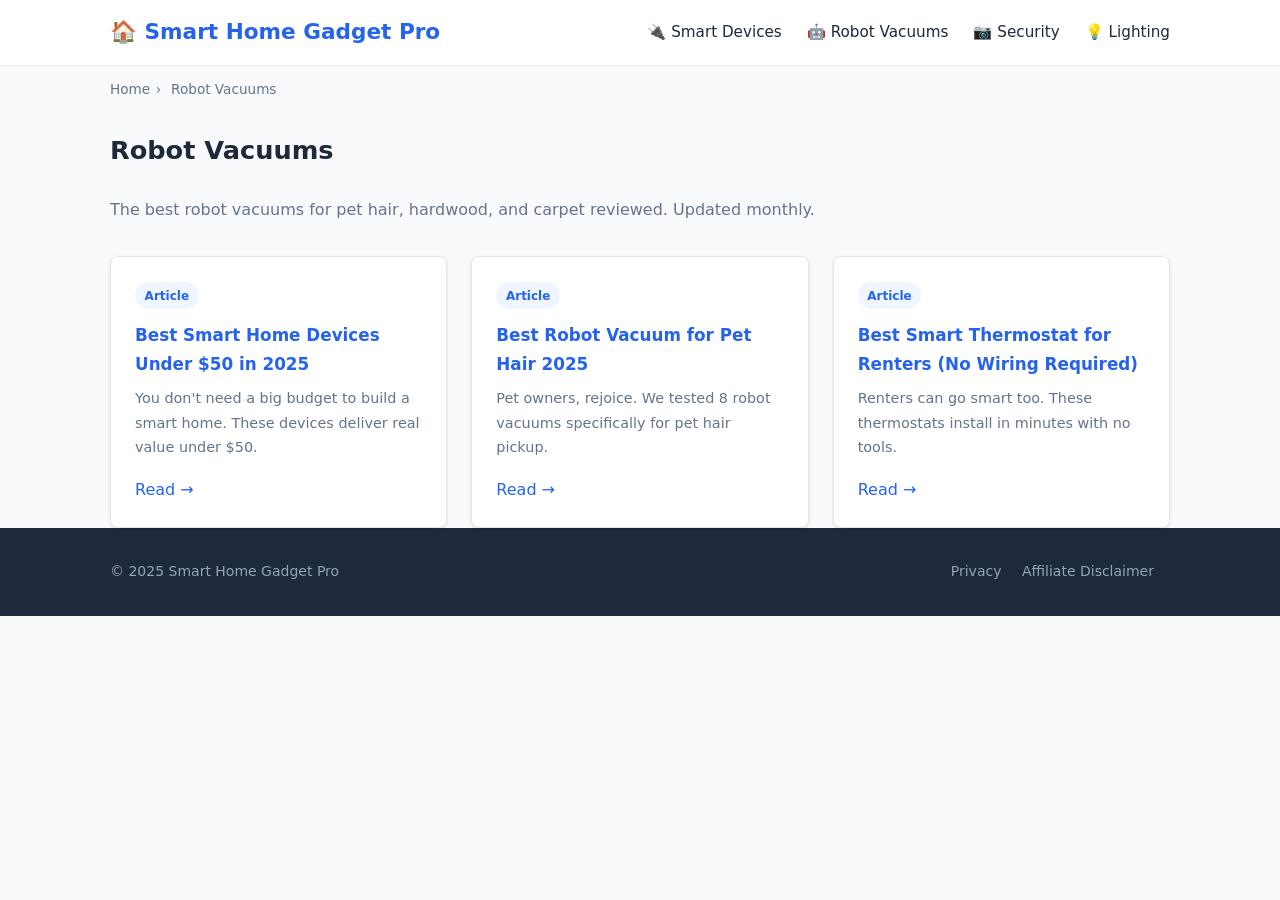
<file: category/robot-vacuums.html>
<!DOCTYPE html>
<html lang="en">
<head>
  <meta charset="UTF-8" />
  <meta name="viewport" content="width=device-width, initial-scale=1.0" />
  <title>Robot Vacuums — Smart Home Gadget Pro</title>
  <meta name="description" content="The best robot vacuums for pet hair, hardwood, and carpet reviewed." />
  <link rel="canonical" href="https://smarthomegadgetpro.com/category/robot-vacuums.html" />
  <script type="application/ld+json">
  {
    "@context": "https://schema.org",
    "@type": "CollectionPage",
    "name": "Robot Vacuums",
    "url": "https://smarthomegadgetpro.com/category/robot-vacuums.html"
  }
  </script>
  <link rel="stylesheet" href="../assets/css/style.css" />
</head>
<body>
<header>
  <div class="container">
    <a class="logo" href="/">🏠 Smart Home Gadget Pro</a>
    <nav>
      <a href="/category/smart-devices.html">🔌 Smart Devices</a>
      <a href="/category/robot-vacuums.html">🤖 Robot Vacuums</a>
      <a href="/category/security-cameras.html">📷 Security</a>
      <a href="/category/smart-lighting.html">💡 Lighting</a>
    </nav>
  </div>
</header>
<div class="container">
  <div class="breadcrumb"><a href="/">Home</a><span>›</span> Robot Vacuums</div>
  <h1 class="section-title" style="margin-top:1rem;">Robot Vacuums</h1>
  <p style="color:#64748b;margin-bottom:2rem;">The best robot vacuums for pet hair, hardwood, and carpet reviewed. Updated monthly.</p>
  <div class="cards">
  <div class="card">
    <span class="tag">Article</span>
    <h3><a href="/articles/best-smart-home-devices-under-50.html">Best Smart Home Devices Under $50 in 2025</a></h3>
    <p>You don't need a big budget to build a smart home. These devices deliver real value under $50.</p>
    <a href="/articles/best-smart-home-devices-under-50.html">Read →</a>
  </div>
  <div class="card">
    <span class="tag">Article</span>
    <h3><a href="/articles/best-robot-vacuum-for-pet-hair.html">Best Robot Vacuum for Pet Hair 2025</a></h3>
    <p>Pet owners, rejoice. We tested 8 robot vacuums specifically for pet hair pickup.</p>
    <a href="/articles/best-robot-vacuum-for-pet-hair.html">Read →</a>
  </div>
  <div class="card">
    <span class="tag">Article</span>
    <h3><a href="/articles/smart-thermostat-for-renters.html">Best Smart Thermostat for Renters (No Wiring Required)</a></h3>
    <p>Renters can go smart too. These thermostats install in minutes with no tools.</p>
    <a href="/articles/smart-thermostat-for-renters.html">Read →</a>
  </div>
  </div>
</div>
<footer>
  <div class="container">
    <span>© 2025 Smart Home Gadget Pro</span>
    <div class="footer-links">
      <a href="/privacy.html">Privacy</a>
      <a href="/disclaimer.html">Affiliate Disclaimer</a>
    </div>
  </div>
</footer>
</body>
</html>
</file>
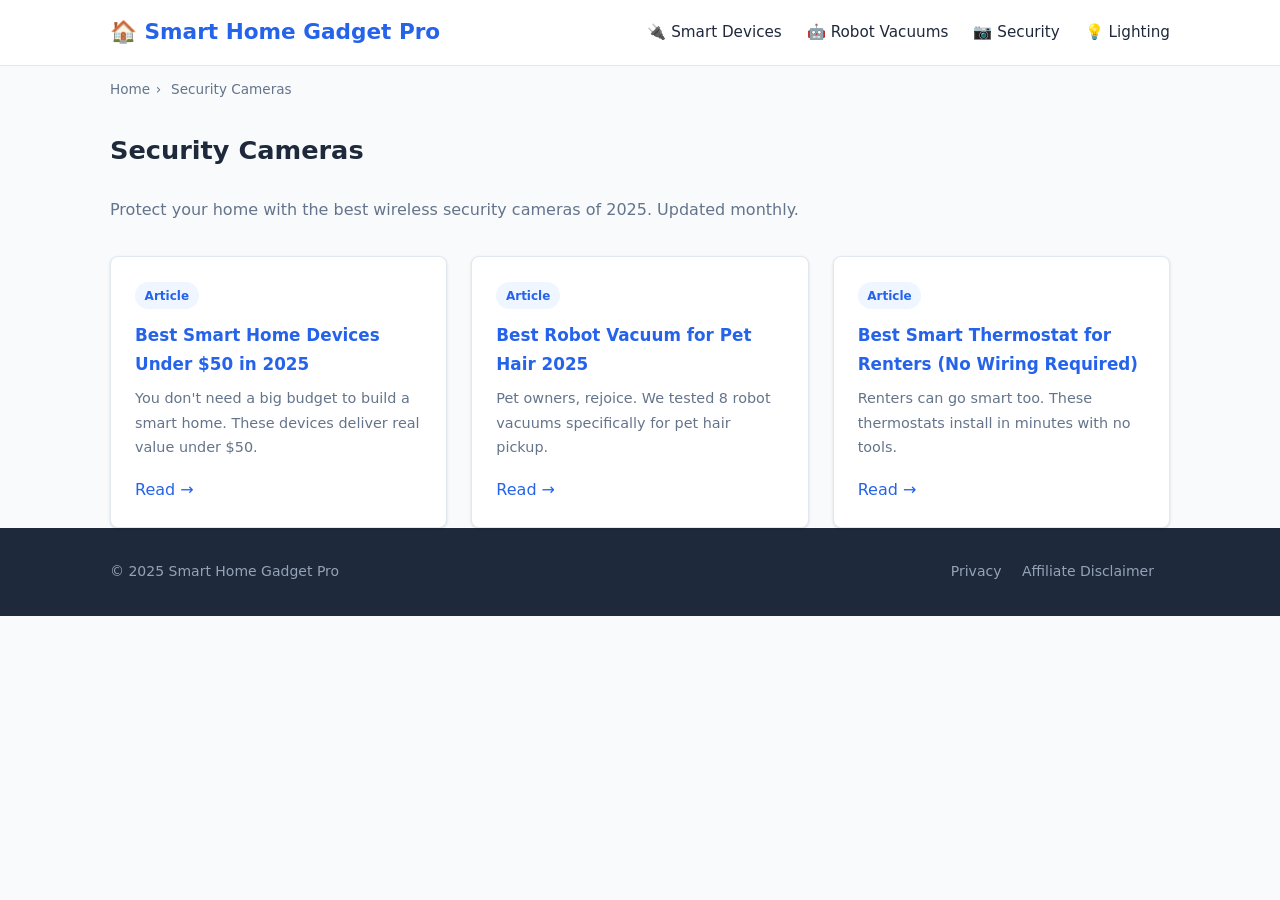
<file: category/security-cameras.html>
<!DOCTYPE html>
<html lang="en">
<head>
  <meta charset="UTF-8" />
  <meta name="viewport" content="width=device-width, initial-scale=1.0" />
  <title>Security Cameras — Smart Home Gadget Pro</title>
  <meta name="description" content="Protect your home with the best wireless security cameras of 2025." />
  <link rel="canonical" href="https://smarthomegadgetpro.com/category/security-cameras.html" />
  <script type="application/ld+json">
  {
    "@context": "https://schema.org",
    "@type": "CollectionPage",
    "name": "Security Cameras",
    "url": "https://smarthomegadgetpro.com/category/security-cameras.html"
  }
  </script>
  <link rel="stylesheet" href="../assets/css/style.css" />
</head>
<body>
<header>
  <div class="container">
    <a class="logo" href="/">🏠 Smart Home Gadget Pro</a>
    <nav>
      <a href="/category/smart-devices.html">🔌 Smart Devices</a>
      <a href="/category/robot-vacuums.html">🤖 Robot Vacuums</a>
      <a href="/category/security-cameras.html">📷 Security</a>
      <a href="/category/smart-lighting.html">💡 Lighting</a>
    </nav>
  </div>
</header>
<div class="container">
  <div class="breadcrumb"><a href="/">Home</a><span>›</span> Security Cameras</div>
  <h1 class="section-title" style="margin-top:1rem;">Security Cameras</h1>
  <p style="color:#64748b;margin-bottom:2rem;">Protect your home with the best wireless security cameras of 2025. Updated monthly.</p>
  <div class="cards">
  <div class="card">
    <span class="tag">Article</span>
    <h3><a href="/articles/best-smart-home-devices-under-50.html">Best Smart Home Devices Under $50 in 2025</a></h3>
    <p>You don't need a big budget to build a smart home. These devices deliver real value under $50.</p>
    <a href="/articles/best-smart-home-devices-under-50.html">Read →</a>
  </div>
  <div class="card">
    <span class="tag">Article</span>
    <h3><a href="/articles/best-robot-vacuum-for-pet-hair.html">Best Robot Vacuum for Pet Hair 2025</a></h3>
    <p>Pet owners, rejoice. We tested 8 robot vacuums specifically for pet hair pickup.</p>
    <a href="/articles/best-robot-vacuum-for-pet-hair.html">Read →</a>
  </div>
  <div class="card">
    <span class="tag">Article</span>
    <h3><a href="/articles/smart-thermostat-for-renters.html">Best Smart Thermostat for Renters (No Wiring Required)</a></h3>
    <p>Renters can go smart too. These thermostats install in minutes with no tools.</p>
    <a href="/articles/smart-thermostat-for-renters.html">Read →</a>
  </div>
  </div>
</div>
<footer>
  <div class="container">
    <span>© 2025 Smart Home Gadget Pro</span>
    <div class="footer-links">
      <a href="/privacy.html">Privacy</a>
      <a href="/disclaimer.html">Affiliate Disclaimer</a>
    </div>
  </div>
</footer>
</body>
</html>
</file>
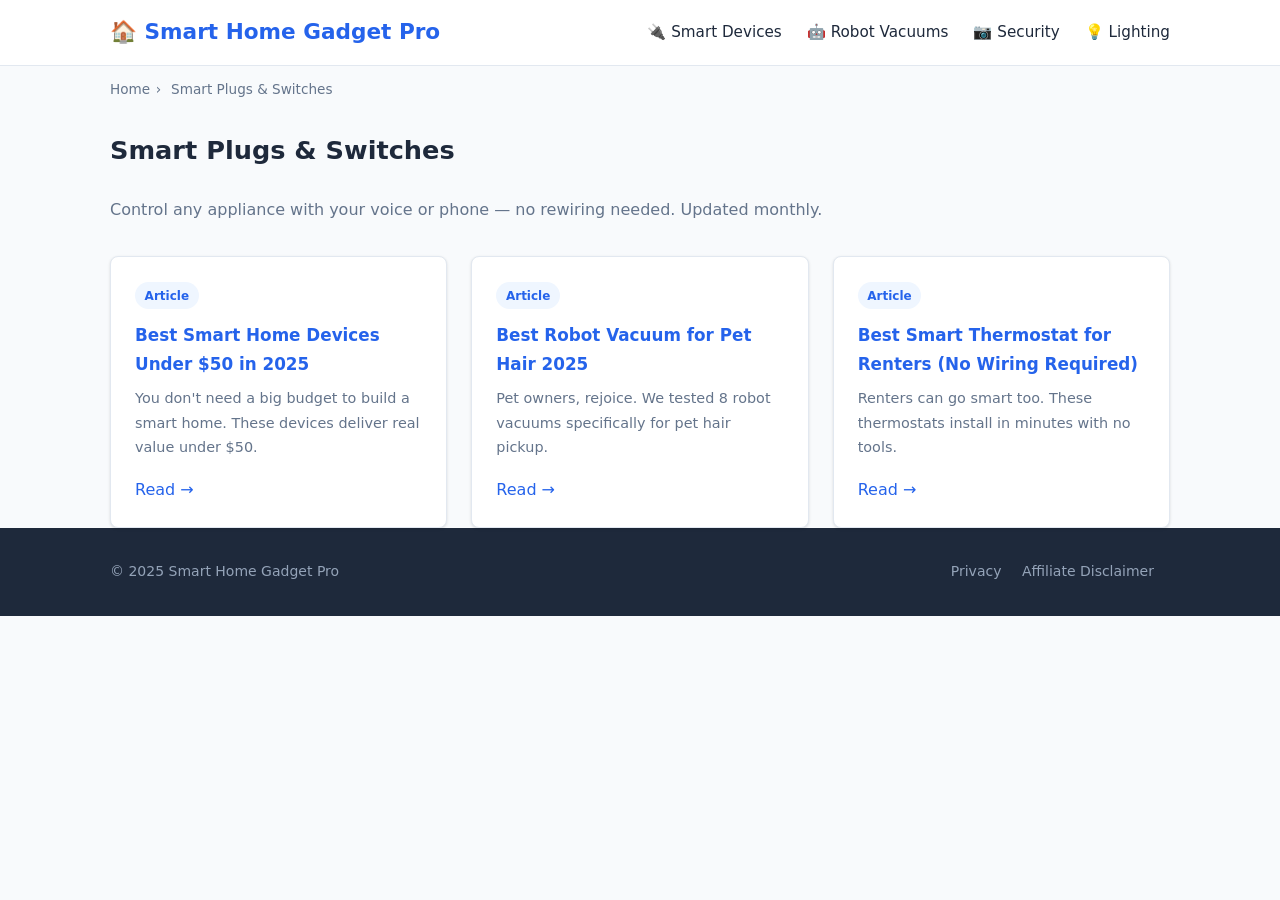
<file: category/smart-devices.html>
<!DOCTYPE html>
<html lang="en">
<head>
  <meta charset="UTF-8" />
  <meta name="viewport" content="width=device-width, initial-scale=1.0" />
  <title>Smart Plugs & Switches — Smart Home Gadget Pro</title>
  <meta name="description" content="Control any appliance with your voice or phone — no rewiring needed." />
  <link rel="canonical" href="https://smarthomegadgetpro.com/category/smart-devices.html" />
  <script type="application/ld+json">
  {
    "@context": "https://schema.org",
    "@type": "CollectionPage",
    "name": "Smart Plugs & Switches",
    "url": "https://smarthomegadgetpro.com/category/smart-devices.html"
  }
  </script>
  <link rel="stylesheet" href="../assets/css/style.css" />
</head>
<body>
<header>
  <div class="container">
    <a class="logo" href="/">🏠 Smart Home Gadget Pro</a>
    <nav>
      <a href="/category/smart-devices.html">🔌 Smart Devices</a>
      <a href="/category/robot-vacuums.html">🤖 Robot Vacuums</a>
      <a href="/category/security-cameras.html">📷 Security</a>
      <a href="/category/smart-lighting.html">💡 Lighting</a>
    </nav>
  </div>
</header>
<div class="container">
  <div class="breadcrumb"><a href="/">Home</a><span>›</span> Smart Plugs & Switches</div>
  <h1 class="section-title" style="margin-top:1rem;">Smart Plugs & Switches</h1>
  <p style="color:#64748b;margin-bottom:2rem;">Control any appliance with your voice or phone — no rewiring needed. Updated monthly.</p>
  <div class="cards">
  <div class="card">
    <span class="tag">Article</span>
    <h3><a href="/articles/best-smart-home-devices-under-50.html">Best Smart Home Devices Under $50 in 2025</a></h3>
    <p>You don't need a big budget to build a smart home. These devices deliver real value under $50.</p>
    <a href="/articles/best-smart-home-devices-under-50.html">Read →</a>
  </div>
  <div class="card">
    <span class="tag">Article</span>
    <h3><a href="/articles/best-robot-vacuum-for-pet-hair.html">Best Robot Vacuum for Pet Hair 2025</a></h3>
    <p>Pet owners, rejoice. We tested 8 robot vacuums specifically for pet hair pickup.</p>
    <a href="/articles/best-robot-vacuum-for-pet-hair.html">Read →</a>
  </div>
  <div class="card">
    <span class="tag">Article</span>
    <h3><a href="/articles/smart-thermostat-for-renters.html">Best Smart Thermostat for Renters (No Wiring Required)</a></h3>
    <p>Renters can go smart too. These thermostats install in minutes with no tools.</p>
    <a href="/articles/smart-thermostat-for-renters.html">Read →</a>
  </div>
  </div>
</div>
<footer>
  <div class="container">
    <span>© 2025 Smart Home Gadget Pro</span>
    <div class="footer-links">
      <a href="/privacy.html">Privacy</a>
      <a href="/disclaimer.html">Affiliate Disclaimer</a>
    </div>
  </div>
</footer>
</body>
</html>
</file>
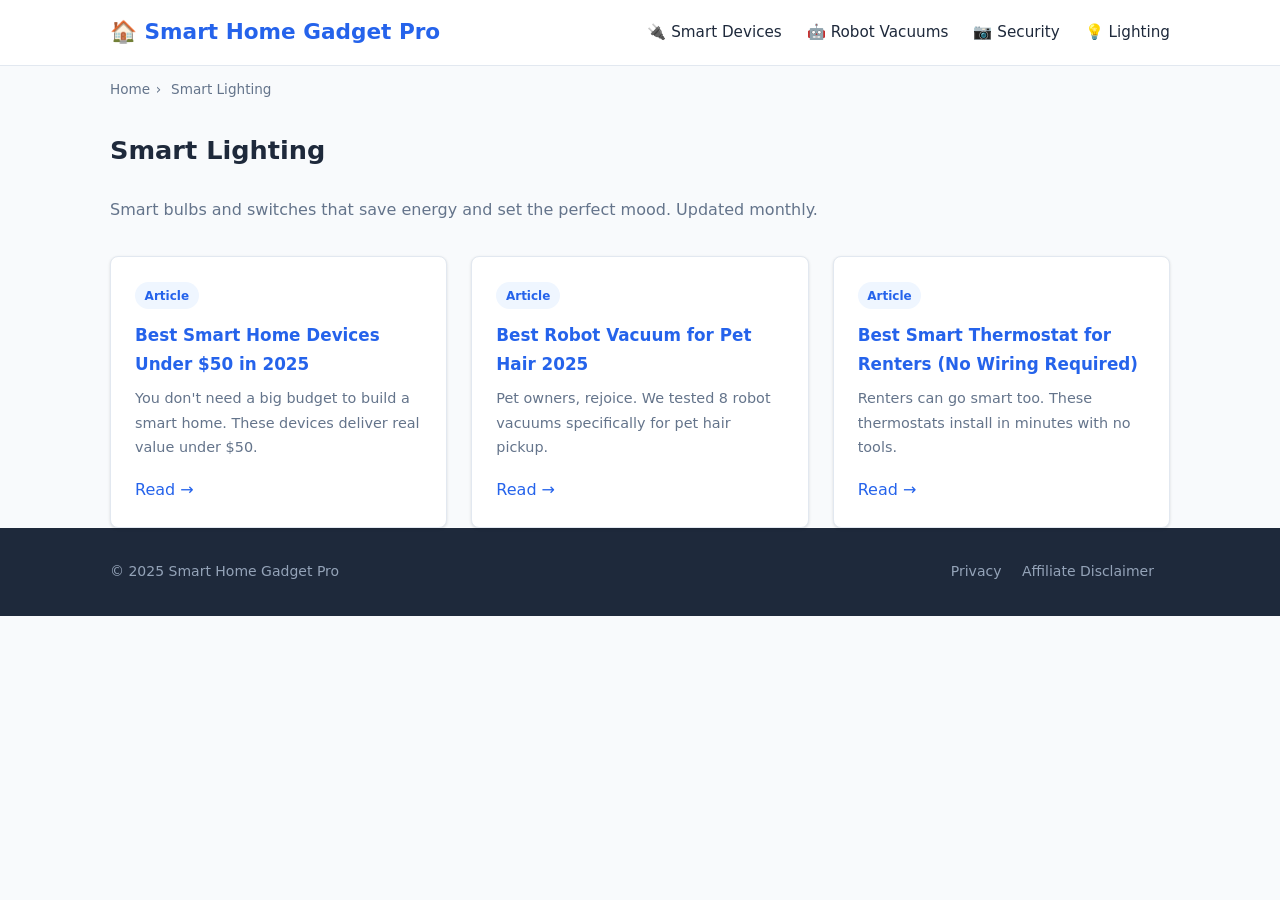
<file: category/smart-lighting.html>
<!DOCTYPE html>
<html lang="en">
<head>
  <meta charset="UTF-8" />
  <meta name="viewport" content="width=device-width, initial-scale=1.0" />
  <title>Smart Lighting — Smart Home Gadget Pro</title>
  <meta name="description" content="Smart bulbs and switches that save energy and set the perfect mood." />
  <link rel="canonical" href="https://smarthomegadgetpro.com/category/smart-lighting.html" />
  <script type="application/ld+json">
  {
    "@context": "https://schema.org",
    "@type": "CollectionPage",
    "name": "Smart Lighting",
    "url": "https://smarthomegadgetpro.com/category/smart-lighting.html"
  }
  </script>
  <link rel="stylesheet" href="../assets/css/style.css" />
</head>
<body>
<header>
  <div class="container">
    <a class="logo" href="/">🏠 Smart Home Gadget Pro</a>
    <nav>
      <a href="/category/smart-devices.html">🔌 Smart Devices</a>
      <a href="/category/robot-vacuums.html">🤖 Robot Vacuums</a>
      <a href="/category/security-cameras.html">📷 Security</a>
      <a href="/category/smart-lighting.html">💡 Lighting</a>
    </nav>
  </div>
</header>
<div class="container">
  <div class="breadcrumb"><a href="/">Home</a><span>›</span> Smart Lighting</div>
  <h1 class="section-title" style="margin-top:1rem;">Smart Lighting</h1>
  <p style="color:#64748b;margin-bottom:2rem;">Smart bulbs and switches that save energy and set the perfect mood. Updated monthly.</p>
  <div class="cards">
  <div class="card">
    <span class="tag">Article</span>
    <h3><a href="/articles/best-smart-home-devices-under-50.html">Best Smart Home Devices Under $50 in 2025</a></h3>
    <p>You don't need a big budget to build a smart home. These devices deliver real value under $50.</p>
    <a href="/articles/best-smart-home-devices-under-50.html">Read →</a>
  </div>
  <div class="card">
    <span class="tag">Article</span>
    <h3><a href="/articles/best-robot-vacuum-for-pet-hair.html">Best Robot Vacuum for Pet Hair 2025</a></h3>
    <p>Pet owners, rejoice. We tested 8 robot vacuums specifically for pet hair pickup.</p>
    <a href="/articles/best-robot-vacuum-for-pet-hair.html">Read →</a>
  </div>
  <div class="card">
    <span class="tag">Article</span>
    <h3><a href="/articles/smart-thermostat-for-renters.html">Best Smart Thermostat for Renters (No Wiring Required)</a></h3>
    <p>Renters can go smart too. These thermostats install in minutes with no tools.</p>
    <a href="/articles/smart-thermostat-for-renters.html">Read →</a>
  </div>
  </div>
</div>
<footer>
  <div class="container">
    <span>© 2025 Smart Home Gadget Pro</span>
    <div class="footer-links">
      <a href="/privacy.html">Privacy</a>
      <a href="/disclaimer.html">Affiliate Disclaimer</a>
    </div>
  </div>
</footer>
</body>
</html>
</file>
<file: assets/css/style.css>
/* ============================================================
   AI Affiliate Hydra — Shared Stylesheet
   Clean, fast-loading, mobile-first design
   ============================================================ */

*, *::before, *::after { box-sizing: border-box; margin: 0; padding: 0; }

:root {
  --primary: #2563eb;
  --primary-dark: #1d4ed8;
  --accent: #f59e0b;
  --text: #1e293b;
  --muted: #64748b;
  --bg: #f8fafc;
  --white: #ffffff;
  --border: #e2e8f0;
  --radius: 8px;
  --shadow: 0 1px 3px rgba(0,0,0,.12);
  --max-w: 1100px;
}

body { font-family: system-ui, -apple-system, sans-serif; color: var(--text); background: var(--bg); line-height: 1.7; font-size: 16px; }

a { color: var(--primary); text-decoration: none; }
a:hover { text-decoration: underline; }

/* ---- Layout ---- */
.container { max-width: var(--max-w); margin: 0 auto; padding: 0 1.25rem; }

/* ---- Header ---- */
header { background: var(--white); border-bottom: 1px solid var(--border); padding: .875rem 0; position: sticky; top: 0; z-index: 100; }
header .container { display: flex; align-items: center; justify-content: space-between; flex-wrap: wrap; gap: .5rem; }
.logo { font-size: 1.35rem; font-weight: 700; color: var(--primary); }
nav a { margin-left: 1.25rem; font-size: .95rem; color: var(--text); font-weight: 500; }
nav a:hover { color: var(--primary); text-decoration: none; }

/* ---- Hero ---- */
.hero { background: linear-gradient(135deg, var(--primary) 0%, var(--primary-dark) 100%); color: var(--white); padding: 4rem 0 3rem; text-align: center; }
.hero h1 { font-size: clamp(1.75rem, 4vw, 2.75rem); font-weight: 800; margin-bottom: 1rem; }
.hero p { font-size: 1.1rem; opacity: .9; max-width: 640px; margin: 0 auto 1.75rem; }
.btn { display: inline-block; background: var(--accent); color: var(--text); padding: .75rem 2rem; border-radius: var(--radius); font-weight: 700; font-size: 1rem; transition: opacity .2s; }
.btn:hover { opacity: .85; text-decoration: none; }

/* ---- Cards Grid ---- */
.section { padding: 3rem 0; }
.section-title { font-size: 1.6rem; font-weight: 700; margin-bottom: 1.5rem; }
.cards { display: grid; grid-template-columns: repeat(auto-fill, minmax(280px, 1fr)); gap: 1.5rem; }
.card { background: var(--white); border: 1px solid var(--border); border-radius: var(--radius); padding: 1.5rem; box-shadow: var(--shadow); transition: transform .2s; }
.card:hover { transform: translateY(-3px); }
.card h3 { font-size: 1.05rem; margin-bottom: .5rem; }
.card p { font-size: .9rem; color: var(--muted); margin-bottom: 1rem; }
.card .tag { display: inline-block; background: #eff6ff; color: var(--primary); font-size: .75rem; padding: .2rem .6rem; border-radius: 99px; font-weight: 600; margin-bottom: .75rem; }

/* ---- Article Page ---- */
.article-wrap { display: grid; grid-template-columns: 1fr 300px; gap: 2rem; padding: 2.5rem 0; }
@media (max-width: 768px) { .article-wrap { grid-template-columns: 1fr; } }
.article-body h2 { font-size: 1.4rem; margin: 1.75rem 0 .75rem; }
.article-body h3 { font-size: 1.15rem; margin: 1.25rem 0 .5rem; }
.article-body p { margin-bottom: 1rem; }
.article-body ul, .article-body ol { margin: .75rem 0 1rem 1.5rem; }
.article-body li { margin-bottom: .4rem; }
.article-meta { font-size: .85rem; color: var(--muted); margin-bottom: 1.5rem; }

/* ---- Comparison Table ---- */
.comp-table { width: 100%; border-collapse: collapse; margin: 1.5rem 0; font-size: .9rem; }
.comp-table th { background: var(--primary); color: var(--white); padding: .75rem 1rem; text-align: left; }
.comp-table td { padding: .65rem 1rem; border-bottom: 1px solid var(--border); }
.comp-table tr:nth-child(even) td { background: #f1f5f9; }
.comp-table .aff-btn { background: var(--accent); color: var(--text); padding: .35rem .85rem; border-radius: var(--radius); font-weight: 700; font-size: .82rem; white-space: nowrap; }

/* ---- FAQ ---- */
.faq-item { border-bottom: 1px solid var(--border); padding: 1rem 0; }
.faq-q { font-weight: 700; cursor: pointer; }
.faq-a { margin-top: .5rem; color: var(--muted); font-size: .95rem; }

/* ---- Sidebar ---- */
.sidebar .widget { background: var(--white); border: 1px solid var(--border); border-radius: var(--radius); padding: 1.25rem; margin-bottom: 1.5rem; }
.sidebar .widget h4 { font-size: 1rem; margin-bottom .75rem; font-weight: 700; }
.sidebar .widget ul { list-style: none; }
.sidebar .widget ul li { padding: .35rem 0; border-bottom: 1px solid var(--border); font-size: .9rem; }

/* ---- Footer ---- */
footer { background: var(--text); color: #94a3b8; padding: 2rem 0; font-size: .875rem; }
footer .container { display: flex; flex-wrap: wrap; justify-content: space-between; gap: 1rem; }
footer a { color: #94a3b8; }
footer a:hover { color: var(--white); }
.footer-links a { margin-right: 1rem; }

/* ---- Breadcrumb ---- */
.breadcrumb { font-size: .85rem; color: var(--muted); padding: .75rem 0; }
.breadcrumb a { color: var(--muted); }
.breadcrumb span { margin: 0 .35rem; }

/* ---- Responsive ---- */
@media (max-width: 640px) {
  nav { display: none; }
  .hero { padding: 2.5rem 0 2rem; }
}
</file>
